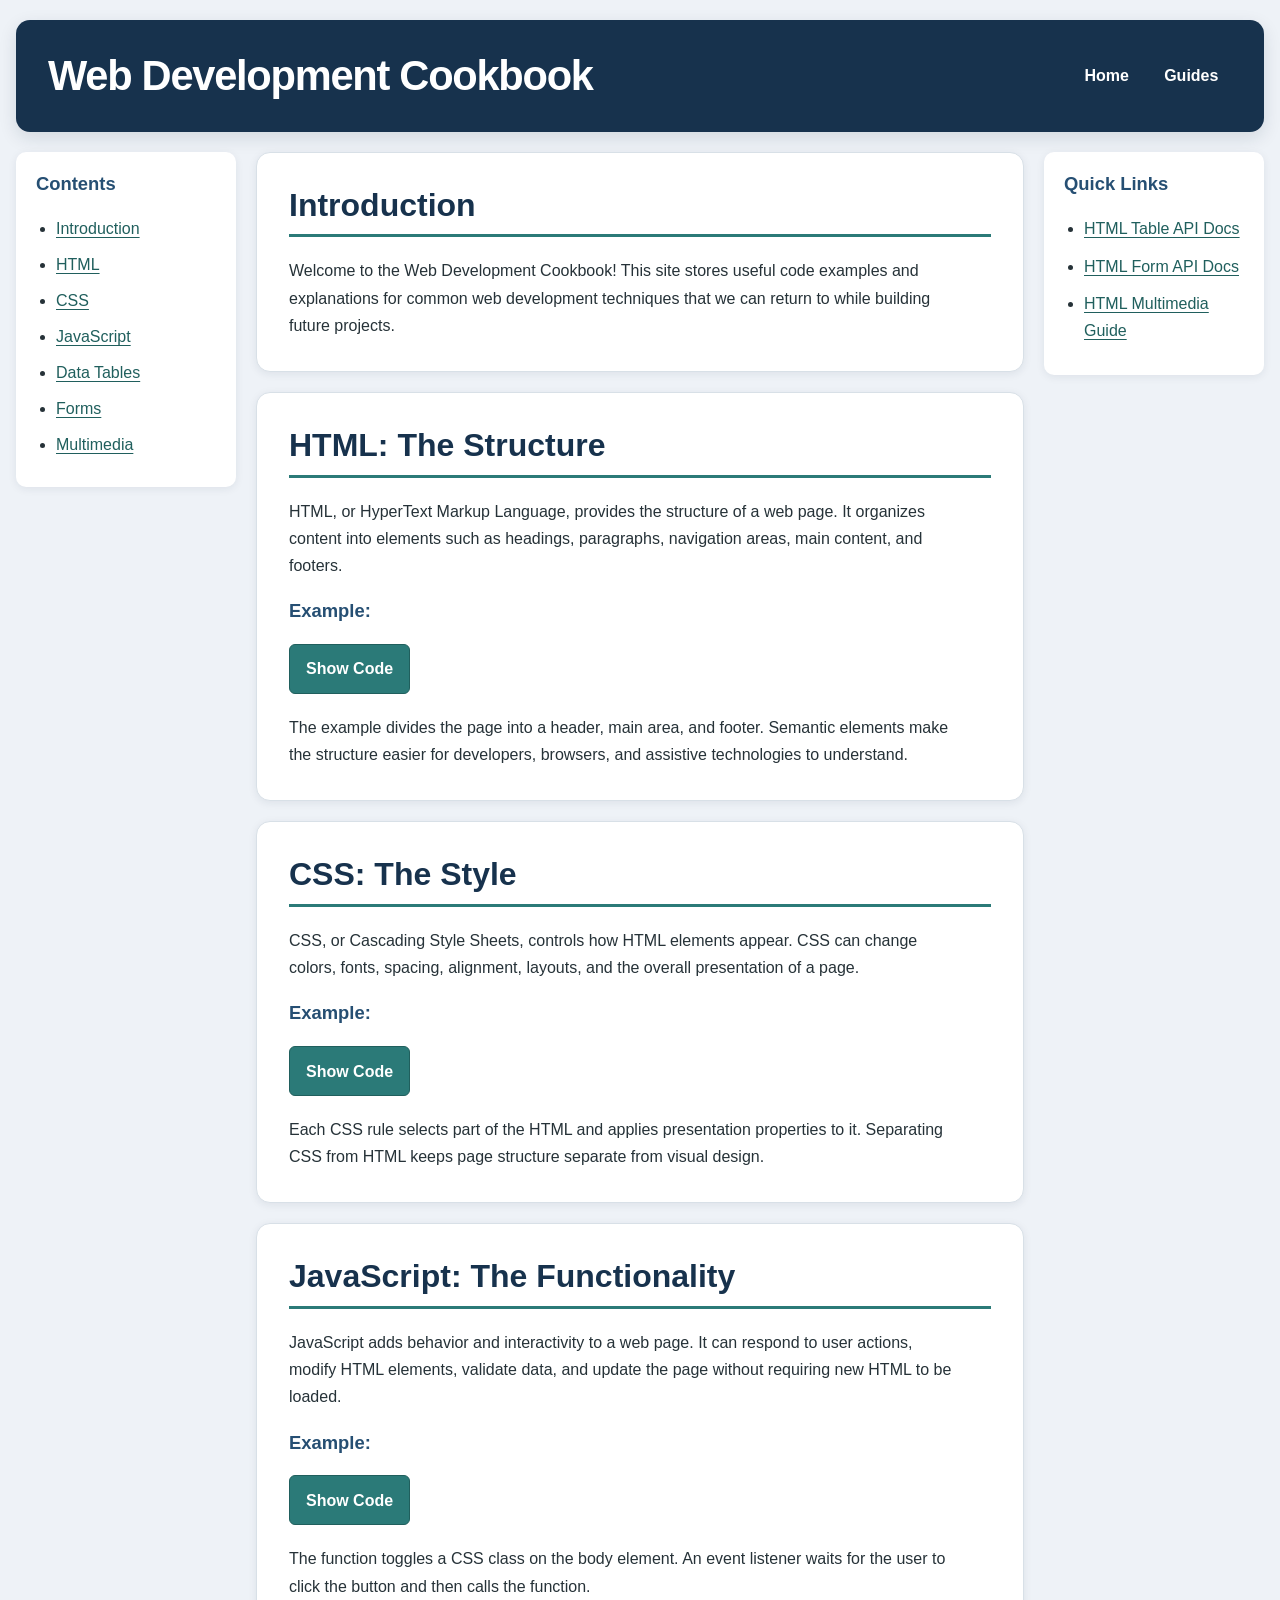
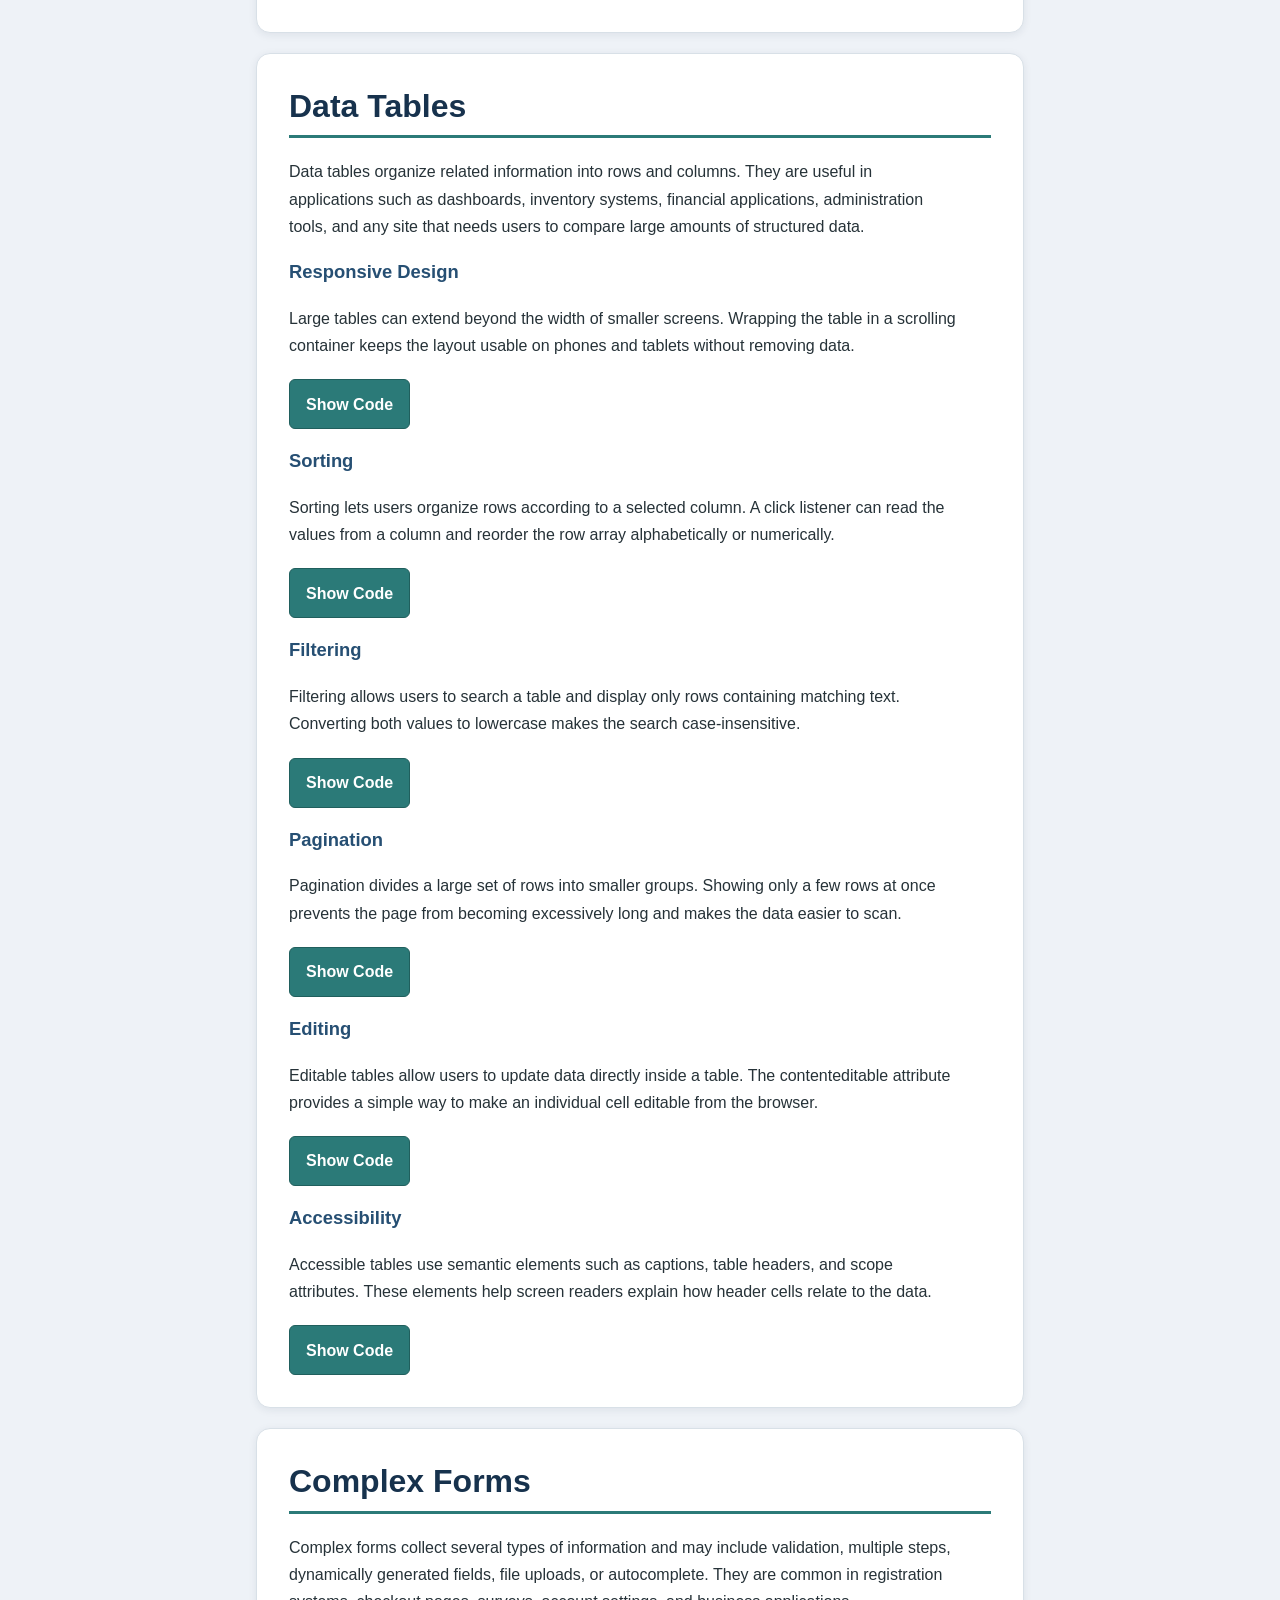
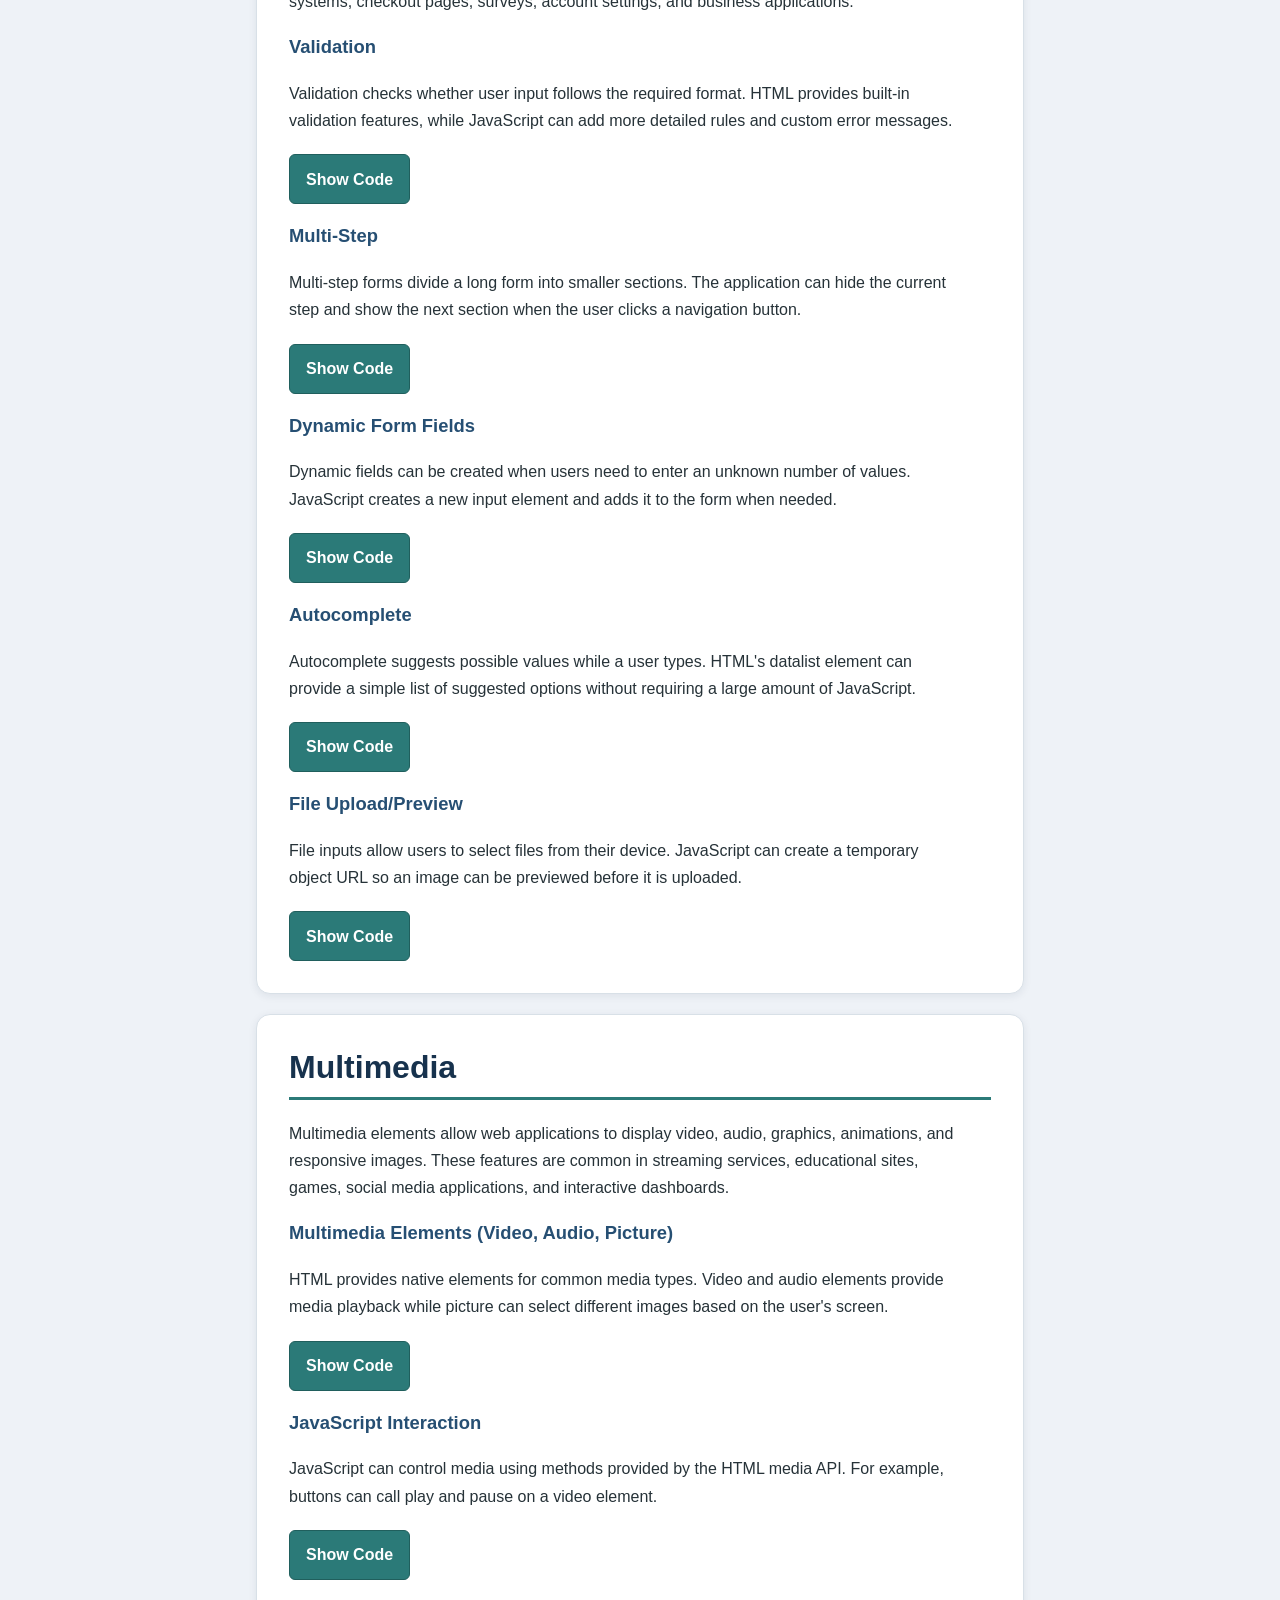
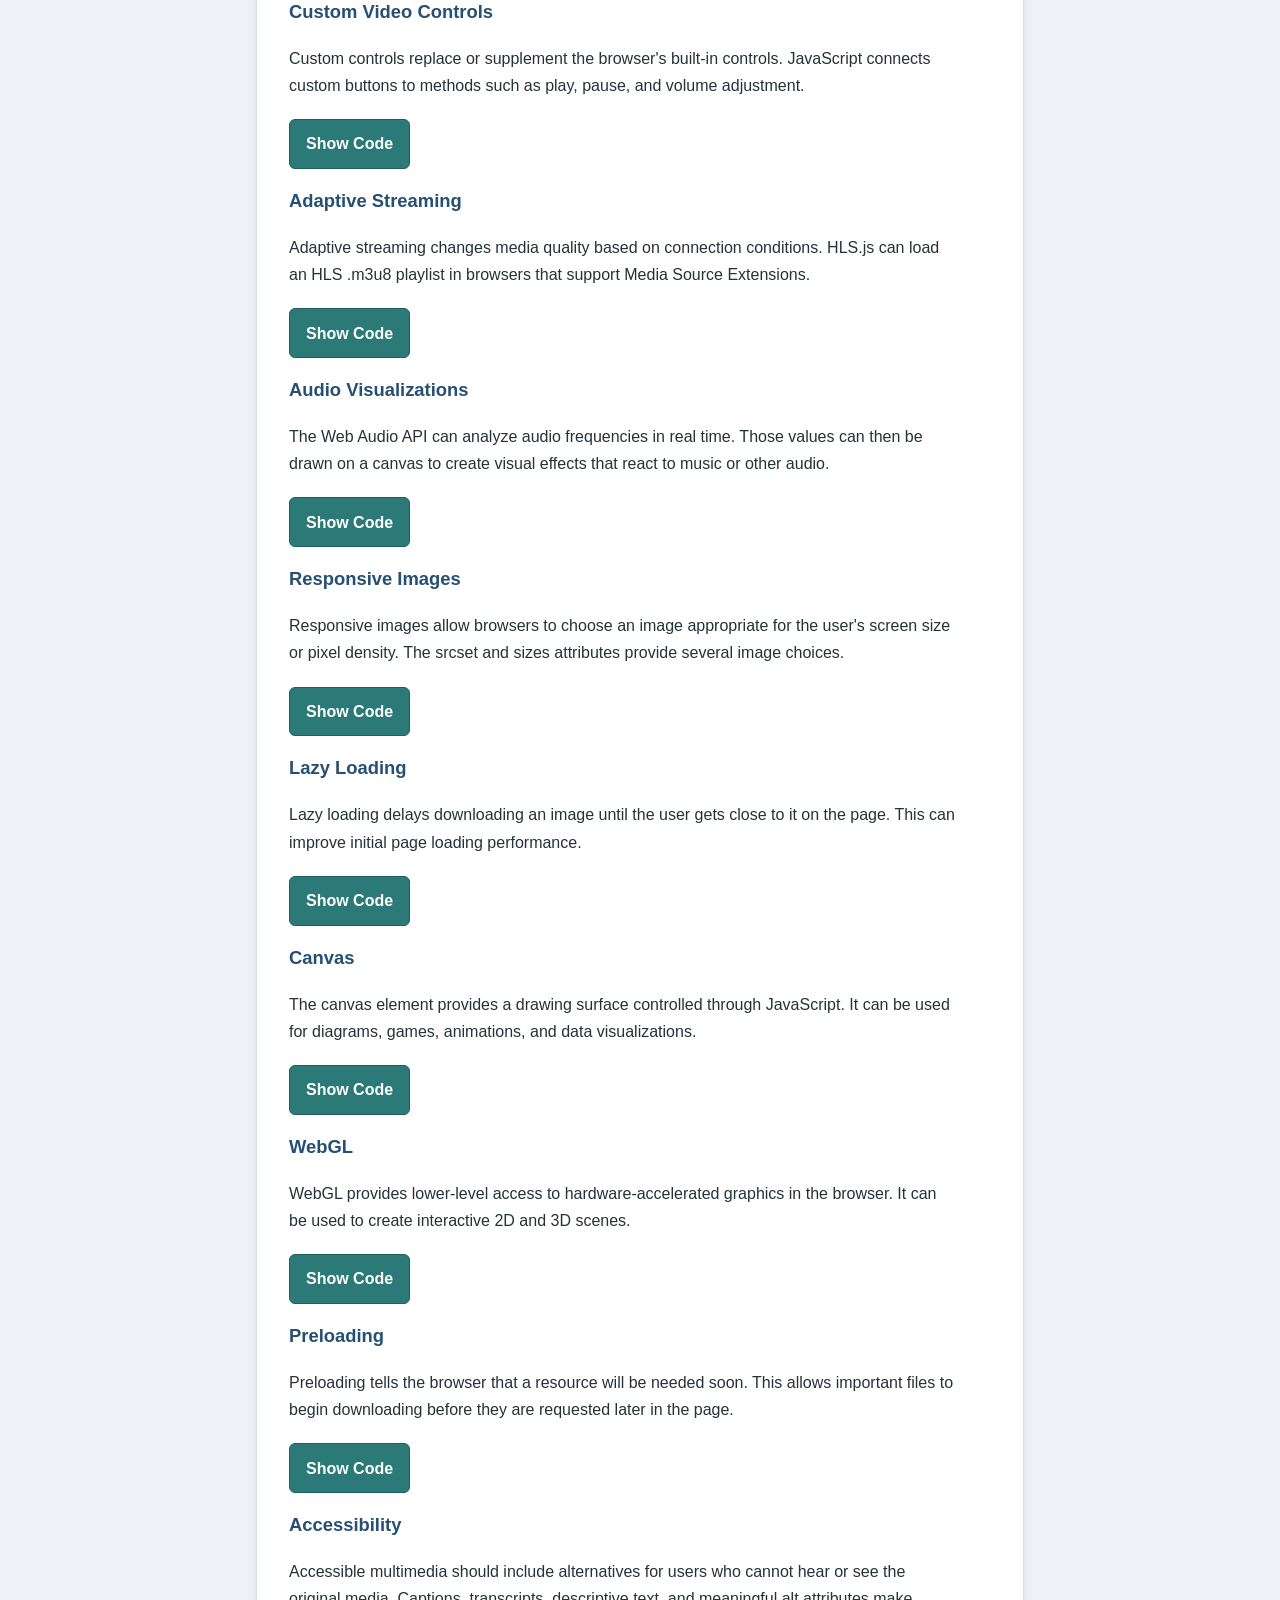
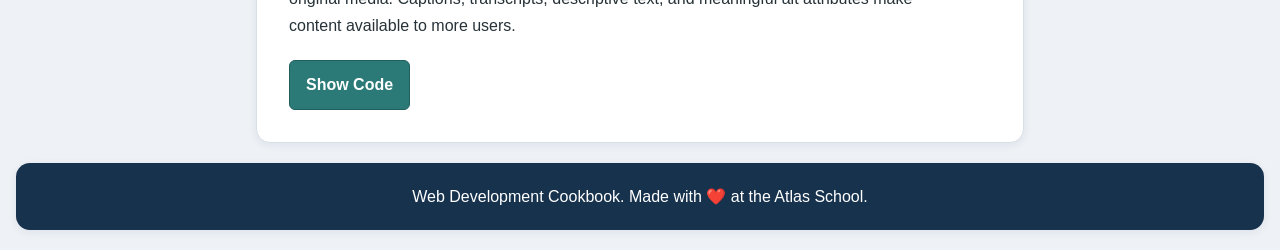
<file: index.html>
<!DOCTYPE html>
<html lang="en">

<head>
    <meta charset="UTF-8">
    <meta name="viewport" content="width=device-width, initial-scale=1.0">
    <title>Web Development Cookbook</title>
    <link rel="stylesheet" href="styles.css">
</head>

<body>

    <div class="container">

        <header>
            <h1>Web Development Cookbook</h1>

            <div class="header-nav">
                <a href="index.html">Home</a>
                <a href="guides.html">Guides</a>
            </div>
        </header>

        <nav class="contents-nav">
            <h3>Contents</h3>

            <ul>
                <li><a href="#introduction">Introduction</a></li>
                <li><a href="#html">HTML</a></li>
                <li><a href="#css">CSS</a></li>
                <li><a href="#javascript">JavaScript</a></li>
                <li><a href="#dataTables">Data Tables</a></li>
                <li><a href="#forms">Forms</a></li>
                <li><a href="#multimedia">Multimedia</a></li>
            </ul>
        </nav>

        <main>

            <section id="introduction">
                <div class="section-content">

                    <h2>Introduction</h2>

                    <p>
                        Welcome to the Web Development Cookbook! This site stores useful
                        code examples and explanations for common web development
                        techniques that we can return to while building future projects.
                    </p>

                </div>
            </section>

            <section id="html">
                <div class="section-content">

                    <h2>HTML: The Structure</h2>

                    <p>
                        HTML, or HyperText Markup Language, provides the structure of a
                        web page. It organizes content into elements such as headings,
                        paragraphs, navigation areas, main content, and footers.
                    </p>

                    <h3>Example:</h3>

                    <button
                        class="show-code-button"
                        data-code="htmlStructure"
                        type="button"
                    >
                        Show Code
                    </button>

                    <p>
                        The example divides the page into a header, main area, and footer.
                        Semantic elements make the structure easier for developers,
                        browsers, and assistive technologies to understand.
                    </p>

                </div>
            </section>

            <section id="css">
                <div class="section-content">

                    <h2>CSS: The Style</h2>

                    <p>
                        CSS, or Cascading Style Sheets, controls how HTML elements appear.
                        CSS can change colors, fonts, spacing, alignment, layouts, and the
                        overall presentation of a page.
                    </p>

                    <h3>Example:</h3>

                    <button
                        class="show-code-button"
                        data-code="cssStyling"
                        type="button"
                    >
                        Show Code
                    </button>

                    <p>
                        Each CSS rule selects part of the HTML and applies presentation
                        properties to it. Separating CSS from HTML keeps page structure
                        separate from visual design.
                    </p>

                </div>
            </section>

            <section id="javascript">
                <div class="section-content">

                    <h2>JavaScript: The Functionality</h2>

                    <p>
                        JavaScript adds behavior and interactivity to a web page. It can
                        respond to user actions, modify HTML elements, validate data, and
                        update the page without requiring new HTML to be loaded.
                    </p>

                    <h3>Example:</h3>

                    <button
                        class="show-code-button"
                        data-code="javascriptToggle"
                        type="button"
                    >
                        Show Code
                    </button>

                    <p>
                        The function toggles a CSS class on the body element. An event
                        listener waits for the user to click the button and then calls
                        the function.
                    </p>

                </div>
            </section>

            <!-- DATA TABLES -->
            <section id="dataTables">
                <div class="section-content">

                    <h2>Data Tables</h2>

                    <p>
                        Data tables organize related information into rows and columns.
                        They are useful in applications such as dashboards, inventory
                        systems, financial applications, administration tools, and any
                        site that needs users to compare large amounts of structured data.
                    </p>

                    <h3>Responsive Design</h3>

                    <p>
                        Large tables can extend beyond the width of smaller screens.
                        Wrapping the table in a scrolling container keeps the layout usable
                        on phones and tablets without removing data.
                    </p>

                    <button
                        class="show-code-button"
                        data-code="responsiveTable"
                        type="button"
                    >
                        Show Code
                    </button>

                    <h3>Sorting</h3>

                    <p>
                        Sorting lets users organize rows according to a selected column.
                        A click listener can read the values from a column and reorder
                        the row array alphabetically or numerically.
                    </p>

                    <button
                        class="show-code-button"
                        data-code="tableSorting"
                        type="button"
                    >
                        Show Code
                    </button>

                    <h3>Filtering</h3>

                    <p>
                        Filtering allows users to search a table and display only rows
                        containing matching text. Converting both values to lowercase
                        makes the search case-insensitive.
                    </p>

                    <button
                        class="show-code-button"
                        data-code="tableFiltering"
                        type="button"
                    >
                        Show Code
                    </button>

                    <h3>Pagination</h3>

                    <p>
                        Pagination divides a large set of rows into smaller groups.
                        Showing only a few rows at once prevents the page from becoming
                        excessively long and makes the data easier to scan.
                    </p>

                    <button
                        class="show-code-button"
                        data-code="tablePagination"
                        type="button"
                    >
                        Show Code
                    </button>

                    <h3>Editing</h3>

                    <p>
                        Editable tables allow users to update data directly inside a
                        table. The contenteditable attribute provides a simple way to
                        make an individual cell editable from the browser.
                    </p>

                    <button
                        class="show-code-button"
                        data-code="tableEditing"
                        type="button"
                    >
                        Show Code
                    </button>

                    <h3>Accessibility</h3>

                    <p>
                        Accessible tables use semantic elements such as captions, table
                        headers, and scope attributes. These elements help screen readers
                        explain how header cells relate to the data.
                    </p>

                    <button
                        class="show-code-button"
                        data-code="tableAccessibility"
                        type="button"
                    >
                        Show Code
                    </button>

                </div>
            </section>

            <!-- COMPLEX FORMS -->
            <section id="forms">
                <div class="section-content">

                    <h2>Complex Forms</h2>

                    <p>
                        Complex forms collect several types of information and may include
                        validation, multiple steps, dynamically generated fields, file
                        uploads, or autocomplete. They are common in registration systems,
                        checkout pages, surveys, account settings, and business applications.
                    </p>

                    <h3>Validation</h3>

                    <p>
                        Validation checks whether user input follows the required format.
                        HTML provides built-in validation features, while JavaScript can
                        add more detailed rules and custom error messages.
                    </p>

                    <button
                        class="show-code-button"
                        data-code="formValidation"
                        type="button"
                    >
                        Show Code
                    </button>

                    <h3>Multi-Step</h3>

                    <p>
                        Multi-step forms divide a long form into smaller sections. The
                        application can hide the current step and show the next section
                        when the user clicks a navigation button.
                    </p>

                    <button
                        class="show-code-button"
                        data-code="multiStepForm"
                        type="button"
                    >
                        Show Code
                    </button>

                    <h3>Dynamic Form Fields</h3>

                    <p>
                        Dynamic fields can be created when users need to enter an unknown
                        number of values. JavaScript creates a new input element and adds
                        it to the form when needed.
                    </p>

                    <button
                        class="show-code-button"
                        data-code="dynamicFields"
                        type="button"
                    >
                        Show Code
                    </button>

                    <h3>Autocomplete</h3>

                    <p>
                        Autocomplete suggests possible values while a user types.
                        HTML's datalist element can provide a simple list of suggested
                        options without requiring a large amount of JavaScript.
                    </p>

                    <button
                        class="show-code-button"
                        data-code="autocomplete"
                        type="button"
                    >
                        Show Code
                    </button>

                    <h3>File Upload/Preview</h3>

                    <p>
                        File inputs allow users to select files from their device.
                        JavaScript can create a temporary object URL so an image can be
                        previewed before it is uploaded.
                    </p>

                    <button
                        class="show-code-button"
                        data-code="filePreview"
                        type="button"
                    >
                        Show Code
                    </button>

                </div>
            </section>

            <!-- MULTIMEDIA -->
            <section id="multimedia">
                <div class="section-content">

                    <h2>Multimedia</h2>

                    <p>
                        Multimedia elements allow web applications to display video,
                        audio, graphics, animations, and responsive images. These
                        features are common in streaming services, educational sites,
                        games, social media applications, and interactive dashboards.
                    </p>

                    <h3>Multimedia Elements (Video, Audio, Picture)</h3>

                    <p>
                        HTML provides native elements for common media types. Video and
                        audio elements provide media playback while picture can select
                        different images based on the user's screen.
                    </p>

                    <button
                        class="show-code-button"
                        data-code="multimediaElements"
                        type="button"
                    >
                        Show Code
                    </button>

                    <h3>JavaScript Interaction</h3>

                    <p>
                        JavaScript can control media using methods provided by the HTML
                        media API. For example, buttons can call play and pause on a
                        video element.
                    </p>

                    <button
                        class="show-code-button"
                        data-code="mediaInteraction"
                        type="button"
                    >
                        Show Code
                    </button>

                    <h3>Custom Video Controls</h3>

                    <p>
                        Custom controls replace or supplement the browser's built-in
                        controls. JavaScript connects custom buttons to methods such as
                        play, pause, and volume adjustment.
                    </p>

                    <button
                        class="show-code-button"
                        data-code="customVideoControls"
                        type="button"
                    >
                        Show Code
                    </button>

                    <h3>Adaptive Streaming</h3>

                    <p>
                        Adaptive streaming changes media quality based on connection
                        conditions. HLS.js can load an HLS .m3u8 playlist in browsers
                        that support Media Source Extensions.
                    </p>

                    <button
                        class="show-code-button"
                        data-code="adaptiveStreaming"
                        type="button"
                    >
                        Show Code
                    </button>

                    <h3>Audio Visualizations</h3>

                    <p>
                        The Web Audio API can analyze audio frequencies in real time.
                        Those values can then be drawn on a canvas to create visual
                        effects that react to music or other audio.
                    </p>

                    <button
                        class="show-code-button"
                        data-code="audioVisualization"
                        type="button"
                    >
                        Show Code
                    </button>

                    <h3>Responsive Images</h3>

                    <p>
                        Responsive images allow browsers to choose an image appropriate
                        for the user's screen size or pixel density. The srcset and sizes
                        attributes provide several image choices.
                    </p>

                    <button
                        class="show-code-button"
                        data-code="responsiveImages"
                        type="button"
                    >
                        Show Code
                    </button>

                    <h3>Lazy Loading</h3>

                    <p>
                        Lazy loading delays downloading an image until the user gets
                        close to it on the page. This can improve initial page loading
                        performance.
                    </p>

                    <button
                        class="show-code-button"
                        data-code="lazyLoading"
                        type="button"
                    >
                        Show Code
                    </button>

                    <h3>Canvas</h3>

                    <p>
                        The canvas element provides a drawing surface controlled through
                        JavaScript. It can be used for diagrams, games, animations, and
                        data visualizations.
                    </p>

                    <button
                        class="show-code-button"
                        data-code="canvasExample"
                        type="button"
                    >
                        Show Code
                    </button>

                    <h3>WebGL</h3>

                    <p>
                        WebGL provides lower-level access to hardware-accelerated
                        graphics in the browser. It can be used to create interactive
                        2D and 3D scenes.
                    </p>

                    <button
                        class="show-code-button"
                        data-code="webGLExample"
                        type="button"
                    >
                        Show Code
                    </button>

                    <h3>Preloading</h3>

                    <p>
                        Preloading tells the browser that a resource will be needed soon.
                        This allows important files to begin downloading before they are
                        requested later in the page.
                    </p>

                    <button
                        class="show-code-button"
                        data-code="preloading"
                        type="button"
                    >
                        Show Code
                    </button>

                    <h3>Accessibility</h3>

                    <p>
                        Accessible multimedia should include alternatives for users who
                        cannot hear or see the original media. Captions, transcripts,
                        descriptive text, and meaningful alt attributes make content
                        available to more users.
                    </p>

                    <button
                        class="show-code-button"
                        data-code="mediaAccessibility"
                        type="button"
                    >
                        Show Code
                    </button>

                </div>
            </section>

        </main>

        <aside>

            <h3>Quick Links</h3>

            <ul>
                <li>
                    <a
                        href="https://developer.mozilla.org/en-US/docs/Web/HTML/Element/table"
                        target="_blank"
                        rel="noopener noreferrer"
                    >
                        HTML Table API Docs
                    </a>
                </li>

                <li>
                    <a
                        href="https://developer.mozilla.org/en-US/docs/Web/HTML/Element/form"
                        target="_blank"
                        rel="noopener noreferrer"
                    >
                        HTML Form API Docs
                    </a>
                </li>

                <li>
                    <a
                        href="https://developer.mozilla.org/en-US/docs/Learn/HTML/Multimedia_and_embedding"
                        target="_blank"
                        rel="noopener noreferrer"
                    >
                        HTML Multimedia Guide
                    </a>
                </li>
            </ul>

        </aside>

        <footer>
            <p>
                Web Development Cookbook. Made with ❤️ at the Atlas School.
            </p>
        </footer>

    </div>

    <!-- CODE MODAL -->
    <div
        id="codeModal"
        class="modal"
        aria-hidden="true"
    >

        <div
            class="modal-content"
            role="dialog"
            aria-modal="true"
            aria-labelledby="modalTitle"
        >

            <div class="modal-header">

                <h2 id="modalTitle">
                    Code Example
                </h2>

                <button
                    id="closeModal"
                    class="close-modal-button"
                    type="button"
                    aria-label="Close code example"
                >
                    &times;
                </button>

            </div>

            <div class="modal-code-container">

                <pre><code id="modalCode"></code></pre>

            </div>

            <div class="modal-actions">

                <span
                    id="copyFeedback"
                    class="copy-feedback"
                    aria-live="polite"
                ></span>

                <button
                    id="copyCode"
                    class="copy-code-button"
                    type="button"
                >
                    Copy Code
                </button>

            </div>

        </div>

    </div>

    <script src="script.js"></script>

</body>

</html>
</file>
<file: styles.css>
/* ========================================
   COLOR VARIABLES / DESIGN SYSTEM
======================================== */

:root {
    --color-background: #eef2f7;
    --color-surface: #ffffff;
    --color-surface-alt: #f5f7fa;

    --color-primary: #17324d;
    --color-primary-light: #264f73;

    --color-accent: #2b7a78;
    --color-accent-dark: #205f5d;

    --color-text: #263238;
    --color-text-muted: #5f6b73;

    --color-border: #d8e0e7;

    --color-code: #18232d;
    --color-code-text: #eef5f7;

    --color-focus: #8a4f00;
    --color-error: #b00020;
    --color-success: #287a4b;

    --radius-small: 6px;
    --radius-medium: 10px;
    --radius-large: 14px;

    --shadow-small:
        0 2px 8px rgba(20, 40, 60, 0.08);

    --shadow-medium:
        0 6px 18px rgba(20, 40, 60, 0.12);

    --shadow-modal:
        0 20px 50px rgba(0, 0, 0, 0.3);

    --space-small: 0.75rem;
    --space-medium: 1.25rem;
    --space-large: 2rem;
    --space-xlarge: 3rem;
}


/* ========================================
   GENERAL PAGE STYLES
======================================== */

* {
    box-sizing: border-box;
}

html {
    scroll-behavior: smooth;
}

body {
    margin: 0;

    font-family:
        Inter,
        "Segoe UI",
        Roboto,
        Helvetica,
        Arial,
        sans-serif;

    font-size: 1rem;
    line-height: 1.7;

    color: var(--color-text);
    background-color: var(--color-background);
}

body.modal-open {
    overflow: hidden;
}


/* ========================================
   MAIN GRID LAYOUT
======================================== */

.container {
    width: min(1400px, calc(100% - 2rem));

    margin: 0 auto;
    padding: var(--space-medium) 0;

    display: grid;

    grid-template-columns:
        minmax(180px, 220px)
        minmax(0, 1fr)
        minmax(180px, 220px);

    grid-template-areas:
        "header header header"
        "contents main sidebar"
        "footer footer footer";

    gap: var(--space-medium);
}

header {
    grid-area: header;
}

.contents-nav {
    grid-area: contents;
}

main {
    grid-area: main;
}

aside {
    grid-area: sidebar;
}

footer {
    grid-area: footer;
}


/* ========================================
   HEADER
======================================== */

header {
    background-color: var(--color-primary);
    color: #ffffff;

    padding: var(--space-large);

    display: flex;
    justify-content: space-between;
    align-items: center;

    gap: var(--space-medium);

    border-radius: var(--radius-large);
    box-shadow: var(--shadow-medium);
}

header h1 {
    margin: 0;

    color: #ffffff;

    font-size: clamp(1.8rem, 4vw, 2.6rem);
    line-height: 1.15;

    letter-spacing: -0.03em;
}

.header-nav {
    display: flex;
    flex-wrap: wrap;

    gap: 0.5rem;
}

.header-nav a {
    color: #ffffff;

    text-decoration: none;
    font-weight: 700;

    padding: 0.55rem 0.85rem;

    border-radius: var(--radius-small);

    transition:
        background-color 0.2s ease,
        transform 0.2s ease;
}

.header-nav a:hover,
.header-nav a:focus-visible {
    background-color: var(--color-primary-light);

    transform: translateY(-2px);
}


/* ========================================
   LEFT NAVIGATION
======================================== */

.contents-nav {
    background-color: var(--color-surface);

    padding: var(--space-medium);

    align-self: start;

    border-radius: var(--radius-medium);

    box-shadow: var(--shadow-small);
}

.contents-nav h3 {
    margin-top: 0;
}

.contents-nav ul,
aside ul {
    margin: 0;

    padding-left: 1.25rem;
}

.contents-nav li {
    margin-bottom: 0.55rem;
}


/* ========================================
   MAIN CONTENT
======================================== */

main {
    min-width: 0;
}

section {
    background-color: var(--color-surface);

    padding: var(--space-large);

    margin-bottom: var(--space-medium);

    border: 1px solid var(--color-border);
    border-radius: var(--radius-large);

    box-shadow: var(--shadow-small);
}

section:last-child {
    margin-bottom: 0;
}


/* ========================================
   FLEXBOX SECTION CONTENT
======================================== */

.section-content {
    display: flex;
    flex-direction: column;

    align-items: flex-start;

    gap: var(--space-medium);
}

.section-content > * {
    margin-top: 0;
    margin-bottom: 0;
}


/* ========================================
   TYPOGRAPHY
======================================== */

h1,
h2,
h3 {
    font-weight: 700;
}

h2 {
    width: 100%;

    color: var(--color-primary);

    font-size: clamp(1.5rem, 3vw, 2rem);
    line-height: 1.25;

    padding-bottom: 0.6rem;

    border-bottom:
        3px solid var(--color-accent);
}

h3 {
    color: var(--color-primary-light);

    font-size: 1.15rem;
    line-height: 1.35;
}

p {
    max-width: 75ch;
}


/* ========================================
   RIGHT SIDEBAR
======================================== */

aside {
    background-color: var(--color-surface);

    padding: var(--space-medium);

    align-self: start;

    border-radius: var(--radius-medium);

    box-shadow: var(--shadow-small);
}

aside h3 {
    margin-top: 0;
}

aside li {
    margin-bottom: 0.65rem;
}


/* ========================================
   FOOTER
======================================== */

footer {
    background-color: var(--color-primary);
    color: #ffffff;

    text-align: center;

    padding: var(--space-medium);

    border-radius: var(--radius-large);

    box-shadow: var(--shadow-small);
}

footer p {
    margin: 0 auto;
}


/* ========================================
   BUTTONS
======================================== */

button {
    font: inherit;
}

.show-code-button,
.copy-code-button {
    padding: 0.65rem 1rem;

    border: 1px solid var(--color-accent-dark);
    border-radius: var(--radius-small);

    background-color: var(--color-accent);
    color: #ffffff;

    font-weight: 700;

    cursor: pointer;

    transition:
        background-color 0.2s ease,
        transform 0.2s ease,
        box-shadow 0.2s ease;
}

.show-code-button:hover,
.copy-code-button:hover {
    background-color: var(--color-accent-dark);

    transform: translateY(-2px);

    box-shadow: var(--shadow-small);
}

.show-code-button:active,
.copy-code-button:active {
    transform: translateY(0);
}


/* ========================================
   LINKS
======================================== */

a {
    color: var(--color-accent-dark);

    text-decoration-thickness: 1px;
    text-underline-offset: 0.18em;

    transition:
        color 0.2s ease,
        text-decoration-thickness 0.2s ease;
}

a:hover {
    color: var(--color-primary);

    text-decoration-thickness: 2px;
}

a:focus-visible,
button:focus-visible {
    outline: 3px solid var(--color-focus);
    outline-offset: 3px;
}


/* ========================================
   MODAL
======================================== */

.modal {
    position: fixed;

    inset: 0;

    z-index: 1000;

    display: flex;

    justify-content: center;
    align-items: center;

    padding: var(--space-medium);

    background-color:
        rgba(12, 22, 32, 0.75);

    opacity: 0;
    visibility: hidden;

    transition:
        opacity 0.25s ease,
        visibility 0.25s ease;
}

.modal.open {
    opacity: 1;
    visibility: visible;
}

.modal-content {
    width: min(900px, 100%);

    max-height: 85vh;

    display: flex;
    flex-direction: column;

    background-color: var(--color-surface);

    border-radius: var(--radius-large);

    box-shadow: var(--shadow-modal);

    overflow: hidden;

    transform:
        translateY(20px) scale(0.98);

    transition:
        transform 0.25s ease;
}

.modal.open .modal-content {
    transform:
        translateY(0) scale(1);
}


/* ========================================
   MODAL HEADER
======================================== */

.modal-header {
    display: flex;

    justify-content: space-between;
    align-items: center;

    gap: var(--space-medium);

    padding:
        var(--space-medium)
        var(--space-large);

    background-color: var(--color-primary);
}

.modal-header h2 {
    margin: 0;
    padding: 0;

    border: 0;

    color: #ffffff;

    font-size: 1.35rem;
}

.close-modal-button {
    display: flex;

    justify-content: center;
    align-items: center;

    width: 42px;
    height: 42px;

    padding: 0;

    border: 0;
    border-radius: 50%;

    background-color: transparent;
    color: #ffffff;

    font-size: 2rem;
    line-height: 1;

    cursor: pointer;

    transition:
        background-color 0.2s ease,
        transform 0.2s ease;
}

.close-modal-button:hover {
    background-color:
        rgba(255, 255, 255, 0.15);

    transform: rotate(90deg);
}


/* ========================================
   MODAL CODE
======================================== */

.modal-code-container {
    flex: 1;

    min-height: 0;

    padding: var(--space-medium);

    overflow: auto;

    background-color: var(--color-code);
}

.modal-code-container pre {
    margin: 0;

    min-width: max-content;
}

.modal-code-container code {
    display: block;

    font-family:
        Consolas,
        Monaco,
        "Courier New",
        monospace;

    color: var(--color-code-text);

    font-size: 0.95rem;
    line-height: 1.6;

    white-space: pre;
}


/* ========================================
   MODAL ACTIONS
======================================== */

.modal-actions {
    display: flex;

    justify-content: flex-end;
    align-items: center;

    gap: var(--space-medium);

    padding: var(--space-medium);

    border-top:
        1px solid var(--color-border);

    background-color: var(--color-surface);
}

.copy-feedback {
    min-height: 1.5rem;

    color: var(--color-success);

    font-weight: 700;
}


/* ========================================
   EXISTING TABLE STYLES
======================================== */

.table-container {
    width: 100%;

    overflow-x: auto;
}

#filterInput {
    width: 100%;
    max-width: 400px;

    padding: 0.7rem;

    margin-bottom: var(--space-medium);

    border:
        1px solid var(--color-border);

    border-radius: var(--radius-small);

    font: inherit;
}

table {
    width: 100%;

    border-collapse: collapse;

    margin-bottom: var(--space-medium);
}

th,
td {
    border:
        1px solid var(--color-border);

    padding: 0.75rem;

    text-align: left;
}

th {
    background-color: var(--color-primary);
    color: #ffffff;

    cursor: pointer;
}

th:hover {
    background-color:
        var(--color-primary-light);
}

tbody tr:nth-child(even) {
    background-color:
        var(--color-surface-alt);
}

.pagination-controls {
    display: flex;
    flex-wrap: wrap;

    gap: 0.65rem;

    margin-bottom: var(--space-large);
}

.pagination-controls button {
    padding: 0.65rem 1rem;

    border: 1px solid var(--color-accent-dark);
    border-radius: var(--radius-small);

    background-color: var(--color-accent);
    color: #ffffff;

    font-weight: 700;

    cursor: pointer;

    transition:
        background-color 0.2s ease,
        transform 0.2s ease,
        box-shadow 0.2s ease,
        opacity 0.2s ease;
}

.pagination-controls button:hover:not(:disabled) {
    background-color: var(--color-accent-dark);

    transform: translateY(-2px);

    box-shadow: var(--shadow-small);
}

.pagination-controls button:disabled {
    opacity: 0.45;
    cursor: not-allowed;
}

/* ========================================
   EXISTING FORM STYLES
======================================== */

#demoForm {
    max-width: 600px;

    padding: var(--space-medium);

    border:
        1px solid var(--color-border);

    border-radius: var(--radius-medium);

    margin-bottom: var(--space-large);

    background-color:
        var(--color-surface-alt);
}

.form-group {
    margin-bottom: var(--space-medium);
}

.form-group label {
    display: block;

    font-weight: 700;

    margin-bottom: 0.35rem;
}

.form-group input {
    width: 100%;

    padding: 0.7rem;

    border:
        1px solid var(--color-border);

    border-radius: var(--radius-small);

    font: inherit;
}

.error {
    display: block;

    color: var(--color-error);

    font-size: 0.9rem;

    margin-top: 0.3rem;
}


/* ========================================
   MEDIA
======================================== */

video,
picture,
img,
canvas {
    max-width: 100%;
}

video {
    display: block;

    width: 100%;
    max-width: 700px;

    background-color: #000000;

    border-radius: var(--radius-medium);
}


/* ========================================
   RESPONSIVE DESIGN - TABLET
======================================== */

@media (max-width: 900px) {

    .container {
        grid-template-columns:
            180px
            minmax(0, 1fr);

        grid-template-areas:
            "header header"
            "contents main"
            "sidebar sidebar"
            "footer footer";
    }

    aside {
        width: 100%;
    }

}


/* ========================================
   RESPONSIVE DESIGN - MOBILE
======================================== */

@media (max-width: 650px) {

    .container {
        width: min(100% - 1rem, 1400px);

        padding: 0.5rem 0;

        grid-template-columns:
            minmax(0, 1fr);

        grid-template-areas:
            "header"
            "contents"
            "main"
            "sidebar"
            "footer";

        gap: 0.75rem;
    }

    header {
        flex-direction: column;
        align-items: flex-start;

        padding: var(--space-medium);
    }

    .header-nav {
        width: 100%;
    }

    .header-nav a {
        flex: 1;

        text-align: center;
    }

    section {
        padding: var(--space-medium);
    }

    .contents-nav,
    aside {
        padding: var(--space-medium);
    }


    /* MODAL MOBILE */

    .modal {
        padding: 0.5rem;
    }

    .modal-content {
        max-height: 92vh;
    }

    .modal-header {
        padding: var(--space-medium);
    }

    .modal-code-container {
        padding: 1rem;
    }

    .modal-code-container code {
        font-size: 0.8rem;
    }

    .modal-actions {
        flex-direction: column;

        align-items: stretch;
    }

    .copy-feedback {
        text-align: center;
    }

    .copy-code-button {
        width: 100%;
    }

}


/* ========================================
   SMALL MOBILE SCREENS
======================================== */

@media (max-width: 420px) {

    body {
        font-size: 0.95rem;
    }

    .header-nav {
        flex-direction: column;
    }

    .header-nav a {
        width: 100%;
    }

    section {
        padding: 1rem;
    }

    .show-code-button {
        width: 100%;
    }

}
</file>
